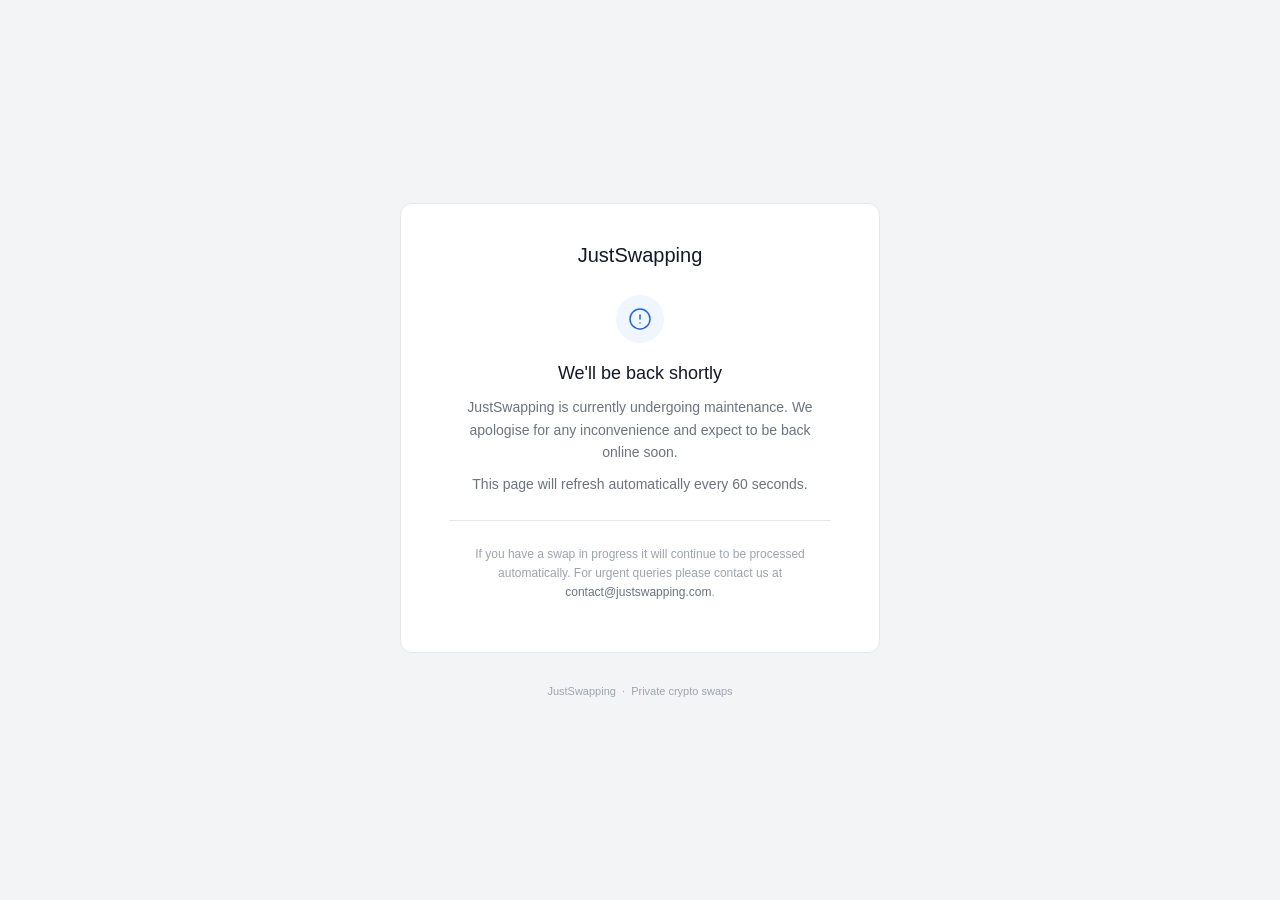
<file: static/maintenance.html>
<!DOCTYPE html>
<html lang="en">
<head>
  <meta charset="UTF-8">
  <meta name="viewport" content="width=device-width, initial-scale=1.0">
  <meta http-equiv="refresh" content="60">
  <title>Back shortly — JustSwapping</title>
  <style>
    *, *::before, *::after { box-sizing: border-box; margin: 0; padding: 0; }

    body {
      font-family: -apple-system, BlinkMacSystemFont, "Segoe UI", Roboto, sans-serif;
      background: #f3f4f6;
      color: #111827;
      min-height: 100vh;
      display: flex;
      flex-direction: column;
      align-items: center;
      justify-content: center;
      padding: 2rem;
    }

    .card {
      background: #fff;
      border: 1px solid #e5e7eb;
      border-radius: 12px;
      padding: 2.5rem 3rem;
      max-width: 480px;
      width: 100%;
      text-align: center;
    }

    .logo {
      font-size: 20px;
      font-weight: 500;
      color: #111827;
      margin-bottom: 1.75rem;
      display: block;
    }

    .icon {
      width: 48px;
      height: 48px;
      background: #eff6ff;
      border-radius: 50%;
      display: flex;
      align-items: center;
      justify-content: center;
      margin: 0 auto 1.25rem;
    }

    .icon svg {
      width: 24px;
      height: 24px;
      stroke: #2563eb;
      fill: none;
      stroke-width: 1.5;
      stroke-linecap: round;
      stroke-linejoin: round;
    }

    h1 {
      font-size: 18px;
      font-weight: 500;
      color: #111827;
      margin-bottom: 0.75rem;
    }

    p {
      font-size: 14px;
      color: #6b7280;
      line-height: 1.6;
      margin-bottom: 0.6rem;
    }

    .divider {
      border: none;
      border-top: 1px solid #e5e7eb;
      margin: 1.5rem 0;
    }

    .note {
      font-size: 12px;
      color: #9ca3af;
    }

    .note a {
      color: #6b7280;
      text-decoration: none;
    }

    footer {
      margin-top: 2rem;
      font-size: 11px;
      color: #9ca3af;
    }
  </style>
</head>
<body>

  <div class="card">
    <span class="logo">JustSwapping</span>

    <div class="icon">
      <svg viewBox="0 0 24 24">
        <circle cx="12" cy="12" r="10"/>
        <line x1="12" y1="8" x2="12" y2="12"/>
        <line x1="12" y1="16" x2="12.01" y2="16"/>
      </svg>
    </div>

    <h1>We'll be back shortly</h1>
    <p>JustSwapping is currently undergoing maintenance. We apologise for any inconvenience and expect to be back online soon.</p>
    <p>This page will refresh automatically every 60 seconds.</p>

    <hr class="divider">

    <p class="note">If you have a swap in progress it will continue to be processed automatically. For urgent queries please contact us at <a href="mailto:contact@justswapping.com">contact@justswapping.com</a>.</p>
  </div>

  <footer>JustSwapping &nbsp;·&nbsp; Private crypto swaps</footer>

</body>
</html>
</file>
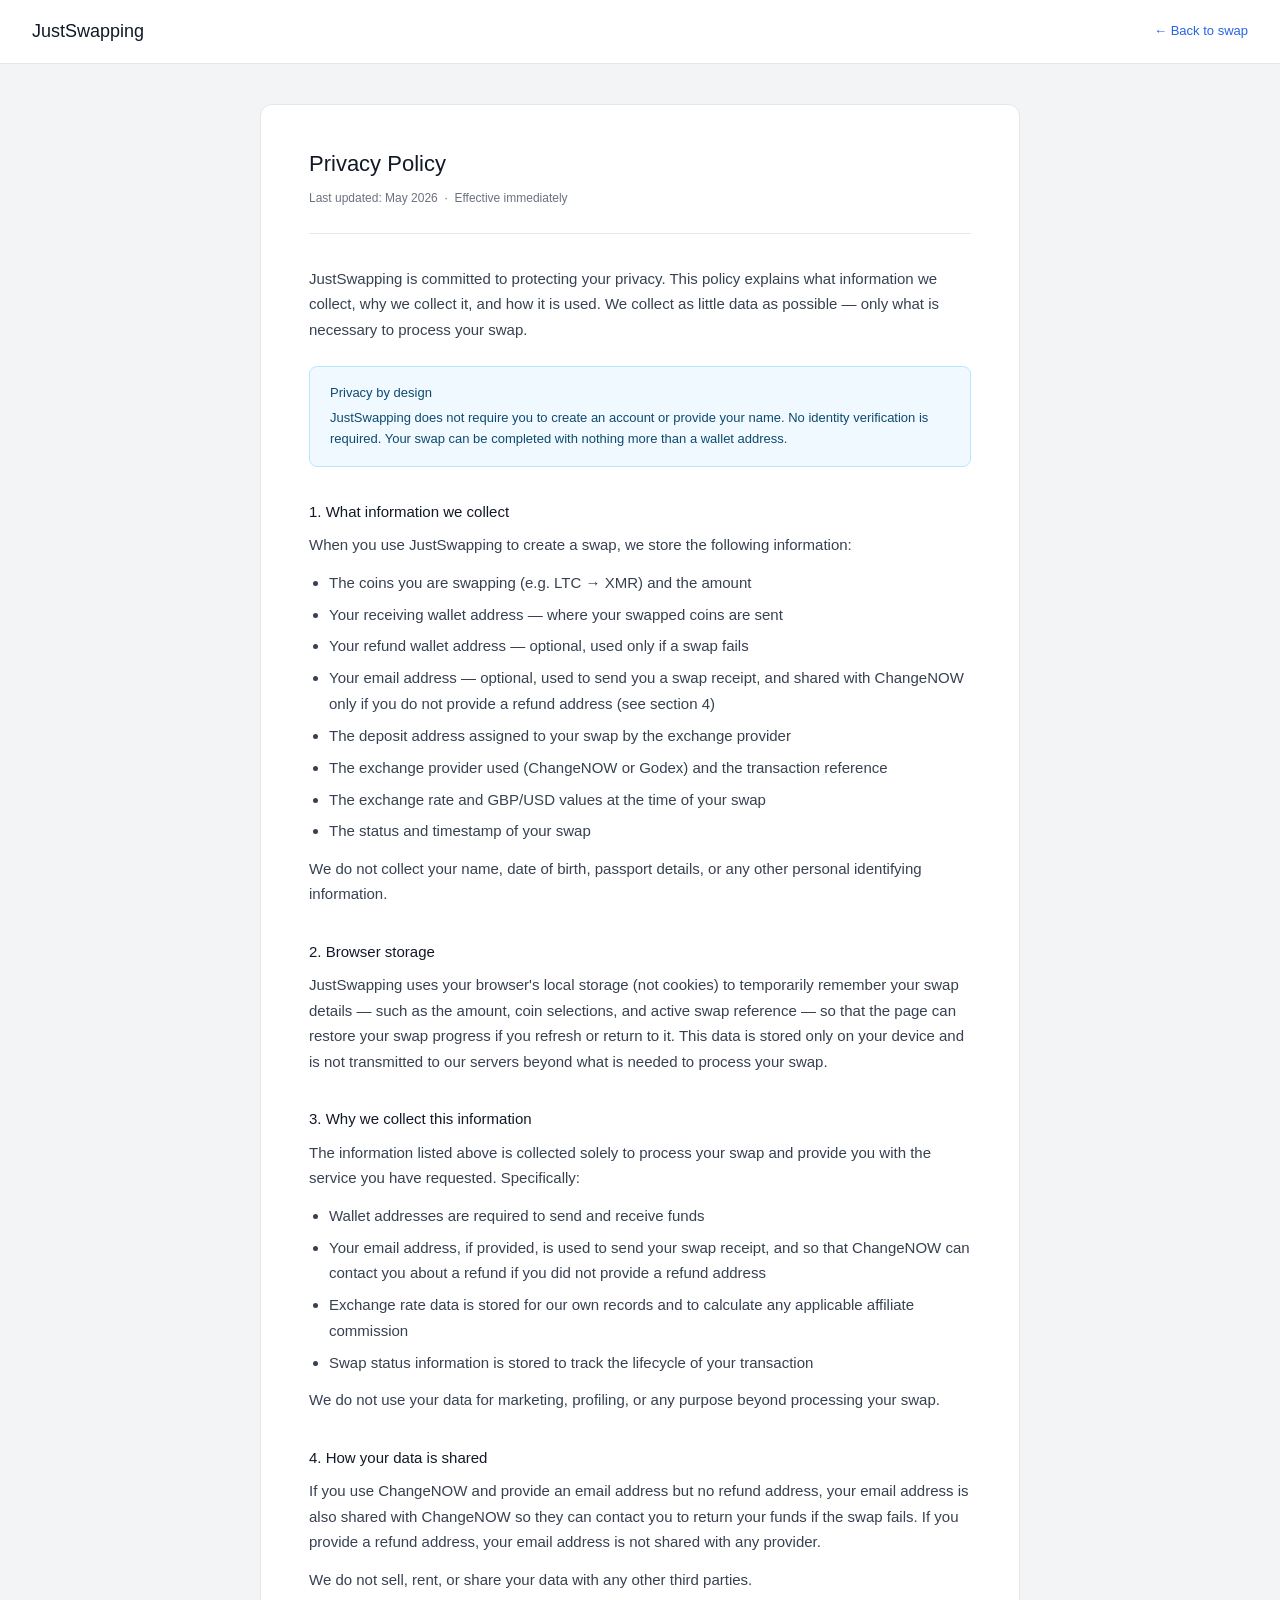
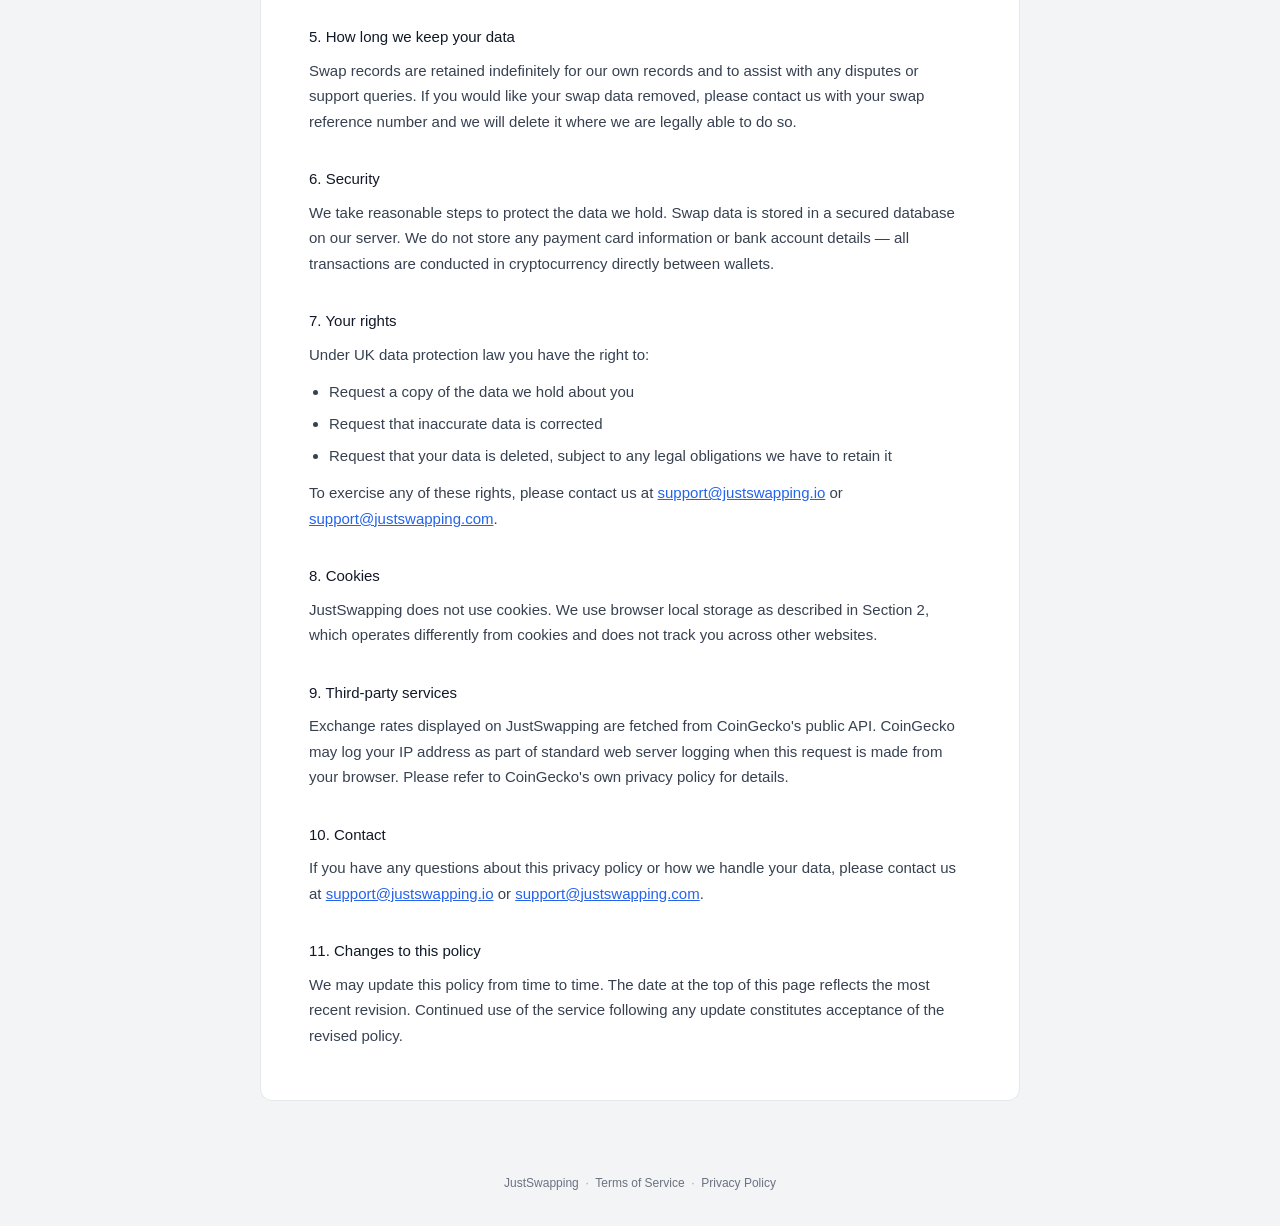
<file: templates/privacy.html>
<!DOCTYPE html>
<html lang="en">
<head>
  <meta charset="UTF-8">
  <meta name="viewport" content="width=device-width, initial-scale=1.0">
  <title>Privacy Policy — JustSwapping</title>
  <style>
    *, *::before, *::after { box-sizing: border-box; margin: 0; padding: 0; }

    body {
      font-family: -apple-system, BlinkMacSystemFont, "Segoe UI", Roboto, sans-serif;
      background: #f3f4f6;
      color: #111827;
      font-size: 15px;
      line-height: 1.7;
    }

    header {
      background: #fff;
      border-bottom: 1px solid #e5e7eb;
      padding: 1rem 2rem;
      display: flex;
      align-items: center;
      justify-content: space-between;
    }

    header a.logo {
      font-size: 18px;
      font-weight: 500;
      color: #111827;
      text-decoration: none;
    }

    header a.back {
      font-size: 13px;
      color: #2563eb;
      text-decoration: none;
    }

    .container {
      max-width: 760px;
      margin: 2.5rem auto;
      background: #fff;
      border: 1px solid #e5e7eb;
      border-radius: 12px;
      padding: 2.5rem 3rem;
    }

    h1 {
      font-size: 22px;
      font-weight: 500;
      margin-bottom: 0.4rem;
      color: #111827;
    }

    .meta {
      font-size: 12px;
      color: #6b7280;
      margin-bottom: 2rem;
      padding-bottom: 1.5rem;
      border-bottom: 1px solid #e5e7eb;
    }

    h2 {
      font-size: 15px;
      font-weight: 500;
      color: #111827;
      margin-top: 2rem;
      margin-bottom: 0.5rem;
    }

    p {
      color: #374151;
      margin-bottom: 0.75rem;
    }

    ul {
      color: #374151;
      margin: 0.5rem 0 0.75rem 1.25rem;
    }

    ul li {
      margin-bottom: 0.4rem;
    }

    .notice {
      background: #f0f9ff;
      border: 1px solid #bae6fd;
      border-radius: 8px;
      padding: 1rem 1.25rem;
      font-size: 13px;
      color: #0c4a6e;
      margin: 1.5rem 0;
      line-height: 1.6;
    }

    .notice strong {
      display: block;
      margin-bottom: 4px;
      font-weight: 500;
    }

    footer {
      text-align: center;
      padding: 2rem;
      font-size: 12px;
      color: #9ca3af;
    }

    footer a {
      color: #6b7280;
      text-decoration: none;
    }

    a { color: #2563eb; }
  </style>
</head>
<body>

<header>
  <a class="logo" href="/">JustSwapping</a>
  <a class="back" href="/">← Back to swap</a>
</header>

<div class="container">
  <h1>Privacy Policy</h1>
  <div class="meta">Last updated: May 2026 &nbsp;·&nbsp; Effective immediately</div>

  <p>JustSwapping is committed to protecting your privacy. This policy explains what information we collect, why we collect it, and how it is used. We collect as little data as possible — only what is necessary to process your swap.</p>

  <div class="notice">
    <strong>Privacy by design</strong>
    JustSwapping does not require you to create an account or provide your name. No identity verification is required. Your swap can be completed with nothing more than a wallet address.
  </div>

  <h2>1. What information we collect</h2>
  <p>When you use JustSwapping to create a swap, we store the following information:</p>
  <ul>
    <li>The coins you are swapping (e.g. LTC → XMR) and the amount</li>
    <li>Your receiving wallet address — where your swapped coins are sent</li>
    <li>Your refund wallet address — optional, used only if a swap fails</li>
    <!-- <li>Your email address — optional, used only to send you a swap receipt</li> -->
    <li>Your email address — optional, used to send you a swap receipt, and shared with ChangeNOW only if you do not provide a refund address (see section 4)</li>
    <li>The deposit address assigned to your swap by the exchange provider</li>
    <li>The exchange provider used (ChangeNOW or Godex) and the transaction reference</li>
    <li>The exchange rate and GBP/USD values at the time of your swap</li>
    <li>The status and timestamp of your swap</li>
  </ul>
  <p>We do not collect your name, date of birth, passport details, or any other personal identifying information.</p>

  <h2>2. Browser storage</h2>
  <p>JustSwapping uses your browser's local storage (not cookies) to temporarily remember your swap details — such as the amount, coin selections, and active swap reference — so that the page can restore your swap progress if you refresh or return to it. This data is stored only on your device and is not transmitted to our servers beyond what is needed to process your swap.</p>

  <h2>3. Why we collect this information</h2>
  <p>The information listed above is collected solely to process your swap and provide you with the service you have requested. Specifically:</p>
  <ul>
    <li>Wallet addresses are required to send and receive funds</li>
    <!-- <li>Your email address, if provided, is used only to send your swap receipt</li> -->
    <li>Your email address, if provided, is used to send your swap receipt, and so that ChangeNOW can contact you about a refund if you did not provide a refund address</li>
    <li>Exchange rate data is stored for our own records and to calculate any applicable affiliate commission</li>
    <li>Swap status information is stored to track the lifecycle of your transaction</li>
  </ul>
  <p>We do not use your data for marketing, profiling, or any purpose beyond processing your swap.</p>

  <h2>4. How your data is shared</h2>
  <!-- <p>To process your swap, your wallet address and swap amount are shared with the relevant third-party exchange provider — either ChangeNOW or Godex. These providers process the actual exchange of funds. By using JustSwapping you also agree to the privacy policies of the relevant provider.</p> -->
  <p>If you use ChangeNOW and provide an email address but no refund address, your email address is also shared with ChangeNOW so they can contact you to return your funds if the swap fails. If you provide a refund address, your email address is not shared with any provider.</p>
  <p>We do not sell, rent, or share your data with any other third parties.</p>

  <h2>5. How long we keep your data</h2>
  <p>Swap records are retained indefinitely for our own records and to assist with any disputes or support queries. If you would like your swap data removed, please contact us with your swap reference number and we will delete it where we are legally able to do so.</p>

  <h2>6. Security</h2>
  <p>We take reasonable steps to protect the data we hold. Swap data is stored in a secured database on our server. We do not store any payment card information or bank account details — all transactions are conducted in cryptocurrency directly between wallets.</p>

  <h2>7. Your rights</h2>
  <p>Under UK data protection law you have the right to:</p>
  <ul>
    <li>Request a copy of the data we hold about you</li>
    <li>Request that inaccurate data is corrected</li>
    <li>Request that your data is deleted, subject to any legal obligations we have to retain it</li>
  </ul>
  <p>To exercise any of these rights, please contact us at <a href="mailto:support@justswapping.io">support@justswapping.io</a> or <a href="mailto:support@justswapping.com">support@justswapping.com</a>.</p>

  <h2>8. Cookies</h2>
  <p>JustSwapping does not use cookies. We use browser local storage as described in Section 2, which operates differently from cookies and does not track you across other websites.</p>

  <h2>9. Third-party services</h2>
  <p>Exchange rates displayed on JustSwapping are fetched from CoinGecko's public API. CoinGecko may log your IP address as part of standard web server logging when this request is made from your browser. Please refer to CoinGecko's own privacy policy for details.</p>

  <h2>10. Contact</h2>
  <p>If you have any questions about this privacy policy or how we handle your data, please contact us at <a href="mailto:support@justswapping.io">support@justswapping.io</a> or <a href="mailto:support@justswapping.com">support@justswapping.com</a>.</p>

  <h2>11. Changes to this policy</h2>
  <p>We may update this policy from time to time. The date at the top of this page reflects the most recent revision. Continued use of the service following any update constitutes acceptance of the revised policy.</p>

</div>

<footer>
  <a href="/">JustSwapping</a> &nbsp;·&nbsp; <a href="/terms">Terms of Service</a> &nbsp;·&nbsp; <a href="/privacy">Privacy Policy</a>
</footer>

</body>
</html>
</file>
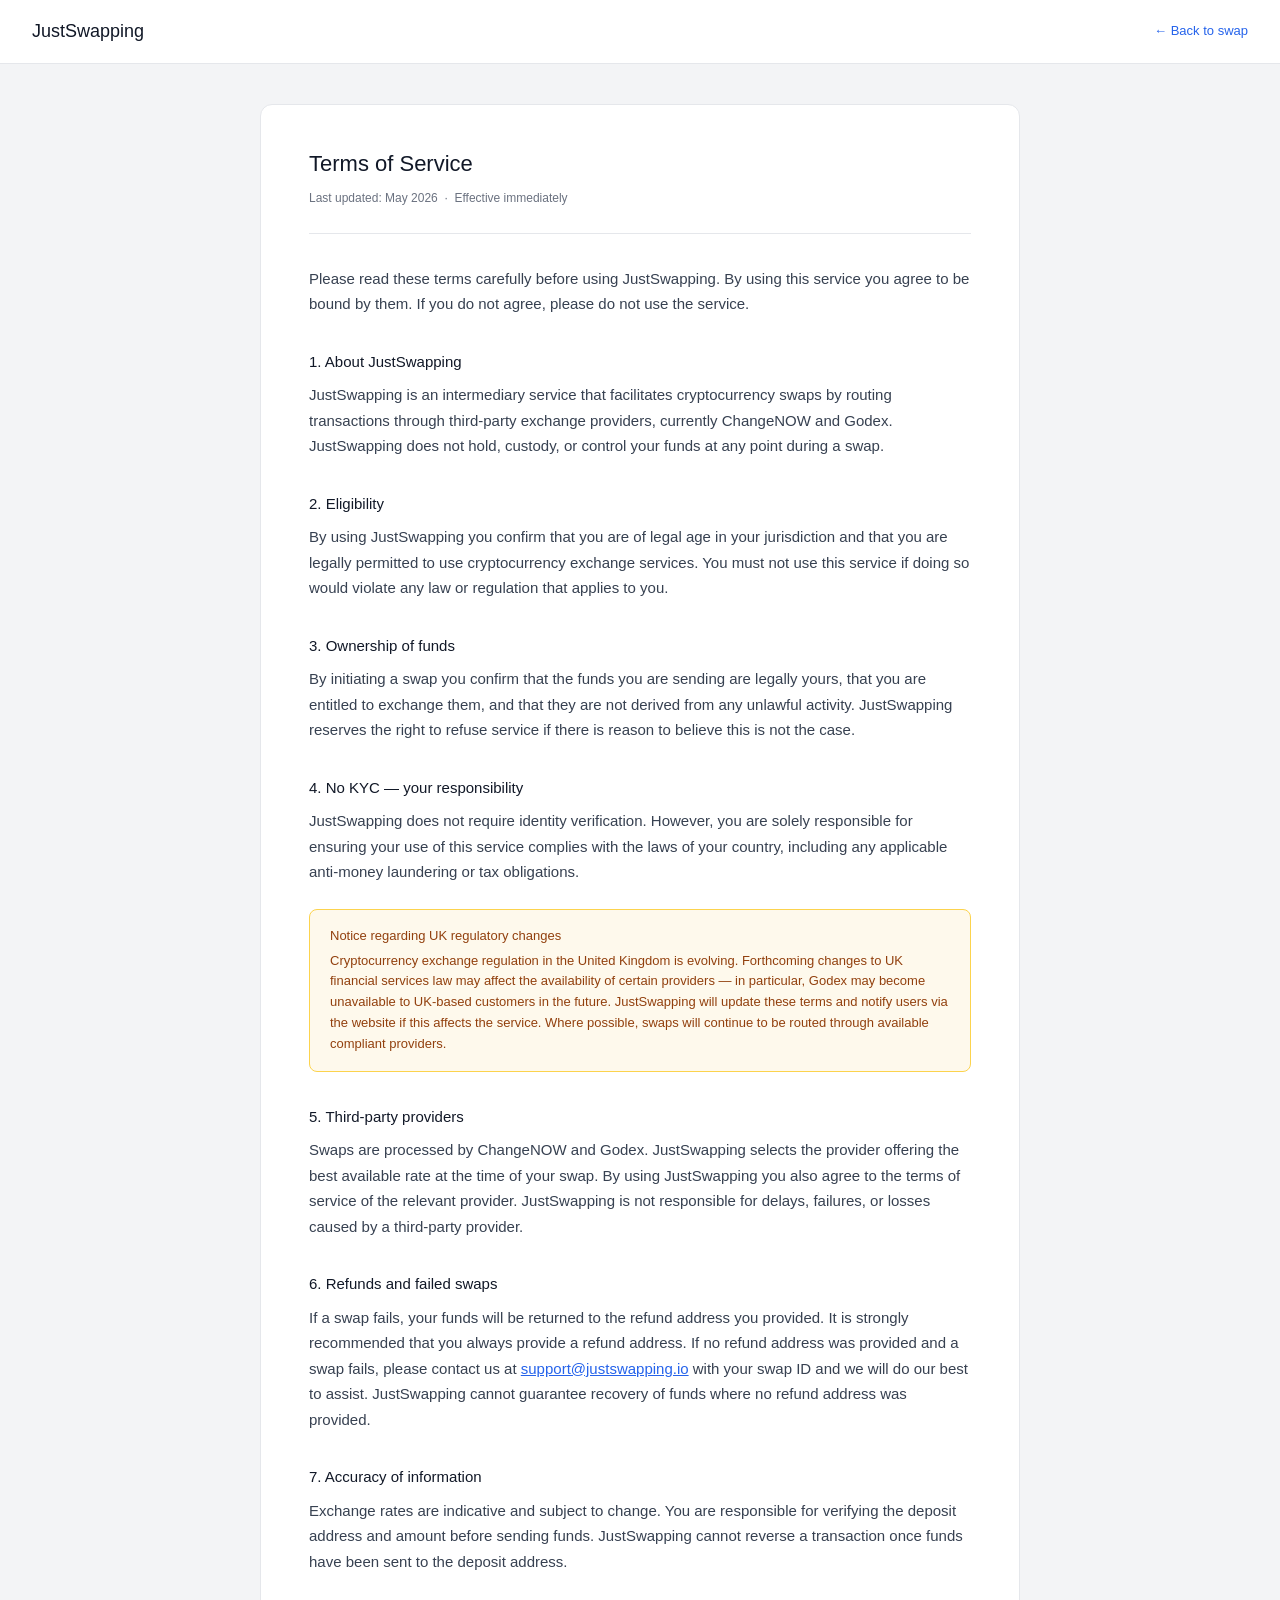
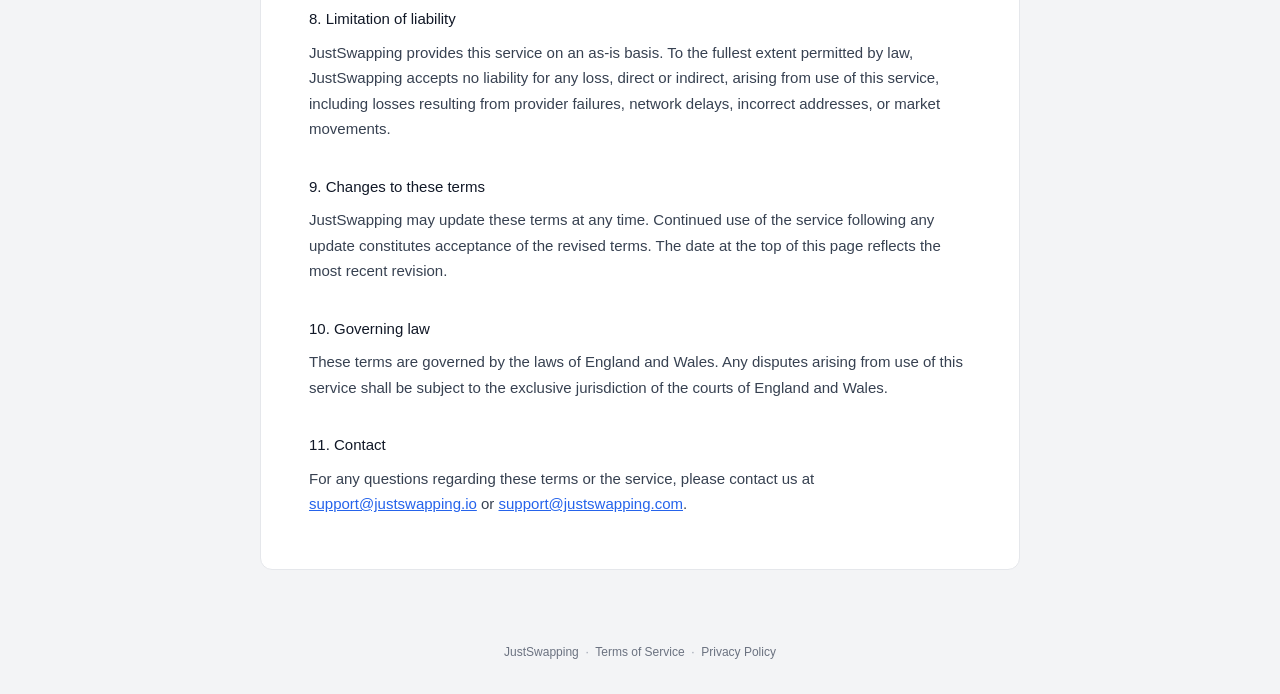
<file: templates/terms.html>
<!DOCTYPE html>
<html lang="en">
<head>
  <meta charset="UTF-8">
  <meta name="viewport" content="width=device-width, initial-scale=1.0">
  <title>Terms of Service — JustSwapping</title>
  <style>
    *, *::before, *::after { box-sizing: border-box; margin: 0; padding: 0; }

    body {
      font-family: -apple-system, BlinkMacSystemFont, "Segoe UI", Roboto, sans-serif;
      background: #f3f4f6;
      color: #111827;
      font-size: 15px;
      line-height: 1.7;
    }

    header {
      background: #fff;
      border-bottom: 1px solid #e5e7eb;
      padding: 1rem 2rem;
      display: flex;
      align-items: center;
      justify-content: space-between;
    }

    header a.logo {
      font-size: 18px;
      font-weight: 500;
      color: #111827;
      text-decoration: none;
    }

    header a.back {
      font-size: 13px;
      color: #2563eb;
      text-decoration: none;
    }

    .container {
      max-width: 760px;
      margin: 2.5rem auto;
      background: #fff;
      border: 1px solid #e5e7eb;
      border-radius: 12px;
      padding: 2.5rem 3rem;
    }

    h1 {
      font-size: 22px;
      font-weight: 500;
      margin-bottom: 0.4rem;
      color: #111827;
    }

    .meta {
      font-size: 12px;
      color: #6b7280;
      margin-bottom: 2rem;
      padding-bottom: 1.5rem;
      border-bottom: 1px solid #e5e7eb;
    }

    h2 {
      font-size: 15px;
      font-weight: 500;
      color: #111827;
      margin-top: 2rem;
      margin-bottom: 0.5rem;
    }

    p {
      color: #374151;
      margin-bottom: 0.75rem;
    }

    .notice {
      background: #fef9ec;
      border: 1px solid #fcd34d;
      border-radius: 8px;
      padding: 1rem 1.25rem;
      font-size: 13px;
      color: #92400e;
      margin: 1.5rem 0;
      line-height: 1.6;
    }

    .notice strong {
      display: block;
      margin-bottom: 4px;
      font-weight: 500;
    }

    footer {
      text-align: center;
      padding: 2rem;
      font-size: 12px;
      color: #9ca3af;
    }

    footer a {
      color: #6b7280;
      text-decoration: none;
    }

    a { color: #2563eb; }
  </style>
</head>
<body>

<header>
  <a class="logo" href="/">JustSwapping</a>
  <a class="back" href="/">← Back to swap</a>
</header>

<div class="container">
  <h1>Terms of Service</h1>
  <div class="meta">Last updated: May 2026 &nbsp;·&nbsp; Effective immediately</div>

  <p>Please read these terms carefully before using JustSwapping. By using this service you agree to be bound by them. If you do not agree, please do not use the service.</p>

  <h2>1. About JustSwapping</h2>
  <p>JustSwapping is an intermediary service that facilitates cryptocurrency swaps by routing transactions through third-party exchange providers, currently ChangeNOW and Godex. JustSwapping does not hold, custody, or control your funds at any point during a swap.</p>

  <h2>2. Eligibility</h2>
  <p>By using JustSwapping you confirm that you are of legal age in your jurisdiction and that you are legally permitted to use cryptocurrency exchange services. You must not use this service if doing so would violate any law or regulation that applies to you.</p>

  <h2>3. Ownership of funds</h2>
  <p>By initiating a swap you confirm that the funds you are sending are legally yours, that you are entitled to exchange them, and that they are not derived from any unlawful activity. JustSwapping reserves the right to refuse service if there is reason to believe this is not the case.</p>

  <h2>4. No KYC — your responsibility</h2>
  <p>JustSwapping does not require identity verification. However, you are solely responsible for ensuring your use of this service complies with the laws of your country, including any applicable anti-money laundering or tax obligations.</p>

  <div class="notice">
    <strong>Notice regarding UK regulatory changes</strong>
    Cryptocurrency exchange regulation in the United Kingdom is evolving. Forthcoming changes to UK financial services law may affect the availability of certain providers — in particular, Godex may become unavailable to UK-based customers in the future. JustSwapping will update these terms and notify users via the website if this affects the service. Where possible, swaps will continue to be routed through available compliant providers.
  </div>

  <h2>5. Third-party providers</h2>
  <p>Swaps are processed by ChangeNOW and Godex. JustSwapping selects the provider offering the best available rate at the time of your swap. By using JustSwapping you also agree to the terms of service of the relevant provider. JustSwapping is not responsible for delays, failures, or losses caused by a third-party provider.</p>

  <h2>6. Refunds and failed swaps</h2>
  <p>If a swap fails, your funds will be returned to the refund address you provided. It is strongly recommended that you always provide a refund address. If no refund address was provided and a swap fails, please contact us at <a href="mailto:support@justswapping.io">support@justswapping.io</a> with your swap ID and we will do our best to assist. JustSwapping cannot guarantee recovery of funds where no refund address was provided.</p>

  <h2>7. Accuracy of information</h2>
  <p>Exchange rates are indicative and subject to change. You are responsible for verifying the deposit address and amount before sending funds. JustSwapping cannot reverse a transaction once funds have been sent to the deposit address.</p>

  <h2>8. Limitation of liability</h2>
  <p>JustSwapping provides this service on an as-is basis. To the fullest extent permitted by law, JustSwapping accepts no liability for any loss, direct or indirect, arising from use of this service, including losses resulting from provider failures, network delays, incorrect addresses, or market movements.</p>

  <h2>9. Changes to these terms</h2>
  <p>JustSwapping may update these terms at any time. Continued use of the service following any update constitutes acceptance of the revised terms. The date at the top of this page reflects the most recent revision.</p>

  <h2>10. Governing law</h2>
  <p>These terms are governed by the laws of England and Wales. Any disputes arising from use of this service shall be subject to the exclusive jurisdiction of the courts of England and Wales.</p>

  <h2>11. Contact</h2>
  <p>For any questions regarding these terms or the service, please contact us at <a href="mailto:support@justswapping.io">support@justswapping.io</a> or <a href="mailto:support@justswapping.com">support@justswapping.com</a>.</p>

</div>

<footer>
  <a href="/">JustSwapping</a> &nbsp;·&nbsp; <a href="/terms">Terms of Service</a> &nbsp;·&nbsp; <a href="/privacy">Privacy Policy</a>
</footer>

</body>
</html>
</file>
